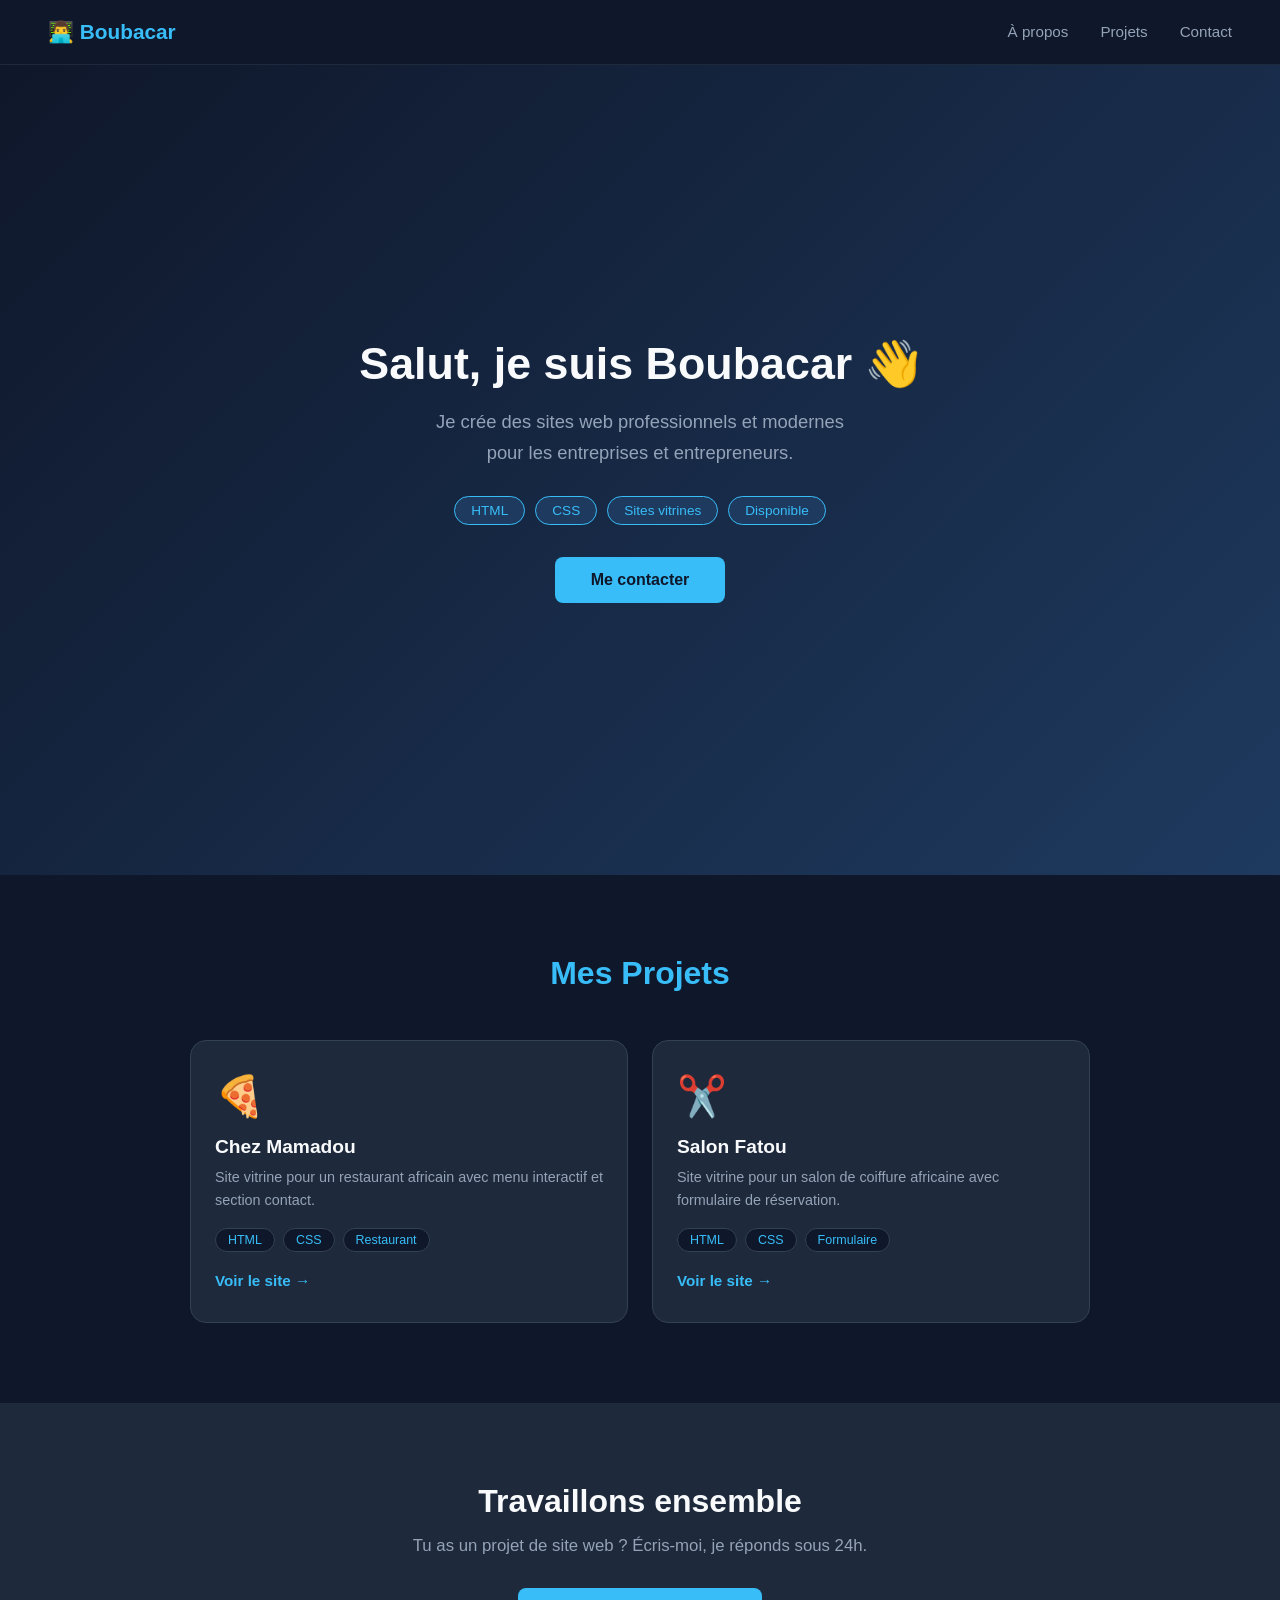
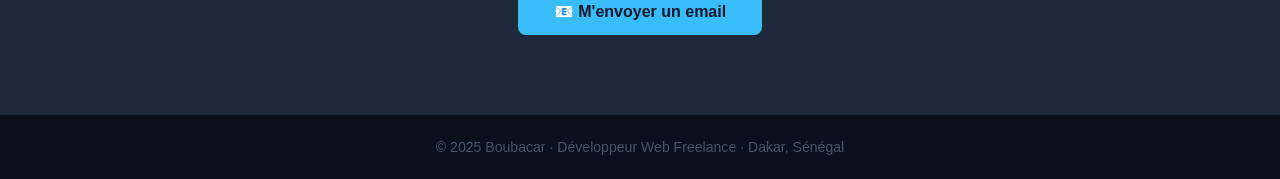
<file: index.html>
<!DOCTYPE html>
<html lang="fr">
<head>
  <meta charset="UTF-8">
  <meta name="viewport" content="width=device-width, initial-scale=1.0">
  <title>Boubacar - Développeur Web Freelance</title>
  <link rel="stylesheet" href="style.css">
</head>
<body>

  <!-- NAV -->
  <nav>
    <div class="logo">👨‍💻 Boubacar</div>
    <ul>
      <li><a href="#apropos">À propos</a></li>
      <li><a href="#projets">Projets</a></li>
      <li><a href="#contact">Contact</a></li>
    </ul>
  </nav>

  <!-- HERO -->
  <section class="hero" id="apropos">
    <div class="hero-content">
      <h1>Salut, je suis Boubacar 👋</h1>
      <p>Je crée des sites web professionnels et modernes<br>pour les entreprises et entrepreneurs.</p>
      <div class="badges">
        <span class="badge">HTML</span>
        <span class="badge">CSS</span>
        <span class="badge">Sites vitrines</span>
        <span class="badge">Disponible</span>
      </div>
      <a href="#contact" class="bouton">Me contacter</a>
    </div>
  </section>

  <!-- PROJETS -->
  <section class="projets" id="projets">
    <h2>Mes Projets</h2>
    <div class="grille">

      <div class="carte-projet">
        <div class="emoji">🍕</div>
        <h3>Chez Mamadou</h3>
        <p>Site vitrine pour un restaurant africain avec menu interactif et section contact.</p>
        <div class="tags">
          <span class="tag">HTML</span>
          <span class="tag">CSS</span>
          <span class="tag">Restaurant</span>
        </div>
        <a href="https://boubacar-collab.github.io/site-de-restaurant/" 
           target="_blank" class="lien">Voir le site →</a>
      </div>

      <div class="carte-projet">
        <div class="emoji">✂️</div>
        <h3>Salon Fatou</h3>
        <p>Site vitrine pour un salon de coiffure africaine avec formulaire de réservation.</p>
        <div class="tags">
          <span class="tag">HTML</span>
          <span class="tag">CSS</span>
          <span class="tag">Formulaire</span>
        </div>
        <a href="https://boubacar-collab.github.io/site-coiffure/" 
          target="_blank" class="lien">Voir le site →</a>
      </div>

    </div>
  </section>

  <!-- CONTACT -->
  <section class="contact" id="contact">
    <h2>Travaillons ensemble</h2>
    <p>Tu as un projet de site web ? Écris-moi, je réponds sous 24h.</p>
    <a href="mailto:tonemail@gmail.com" class="bouton">📧 M'envoyer un email</a>
  </section>

  <!-- FOOTER -->
  <footer>
    <p>© 2025 Boubacar · Développeur Web Freelance · Dakar, Sénégal</p>
  </footer>

</body>
</html>
</file>
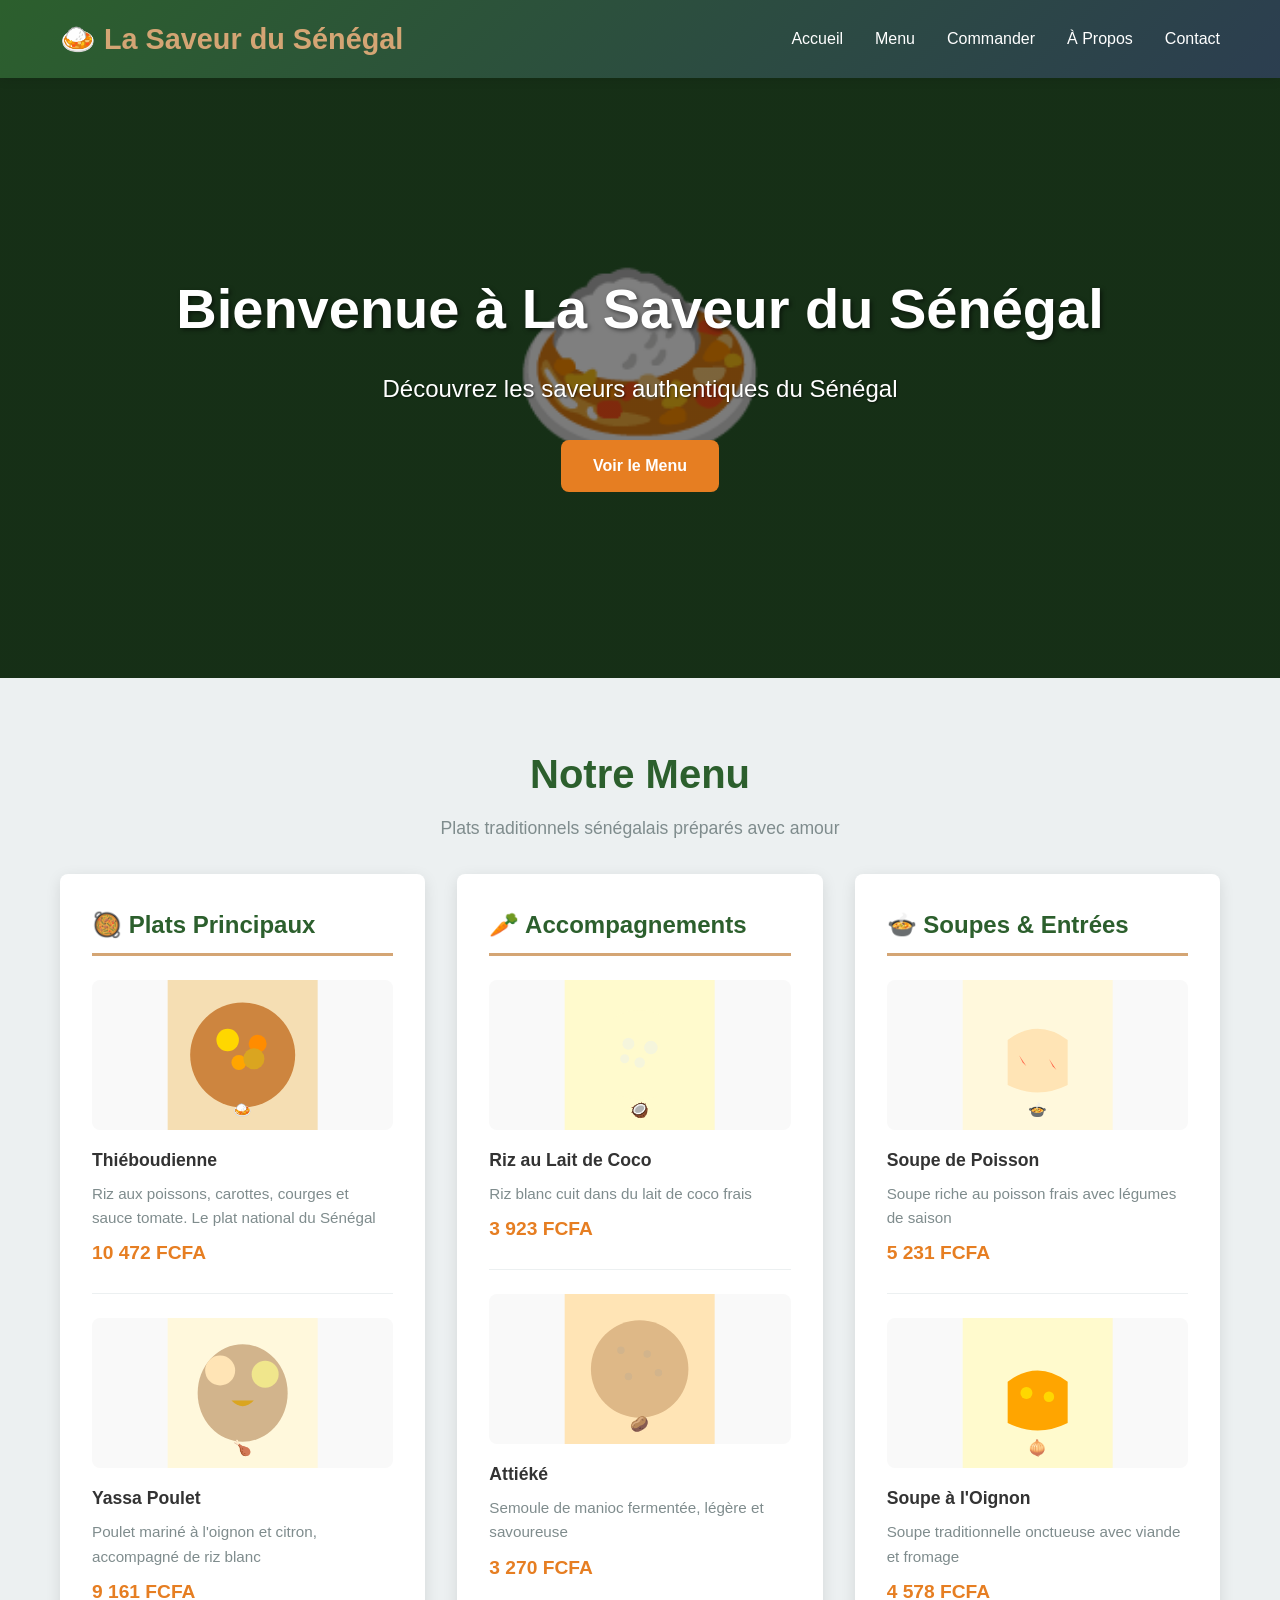
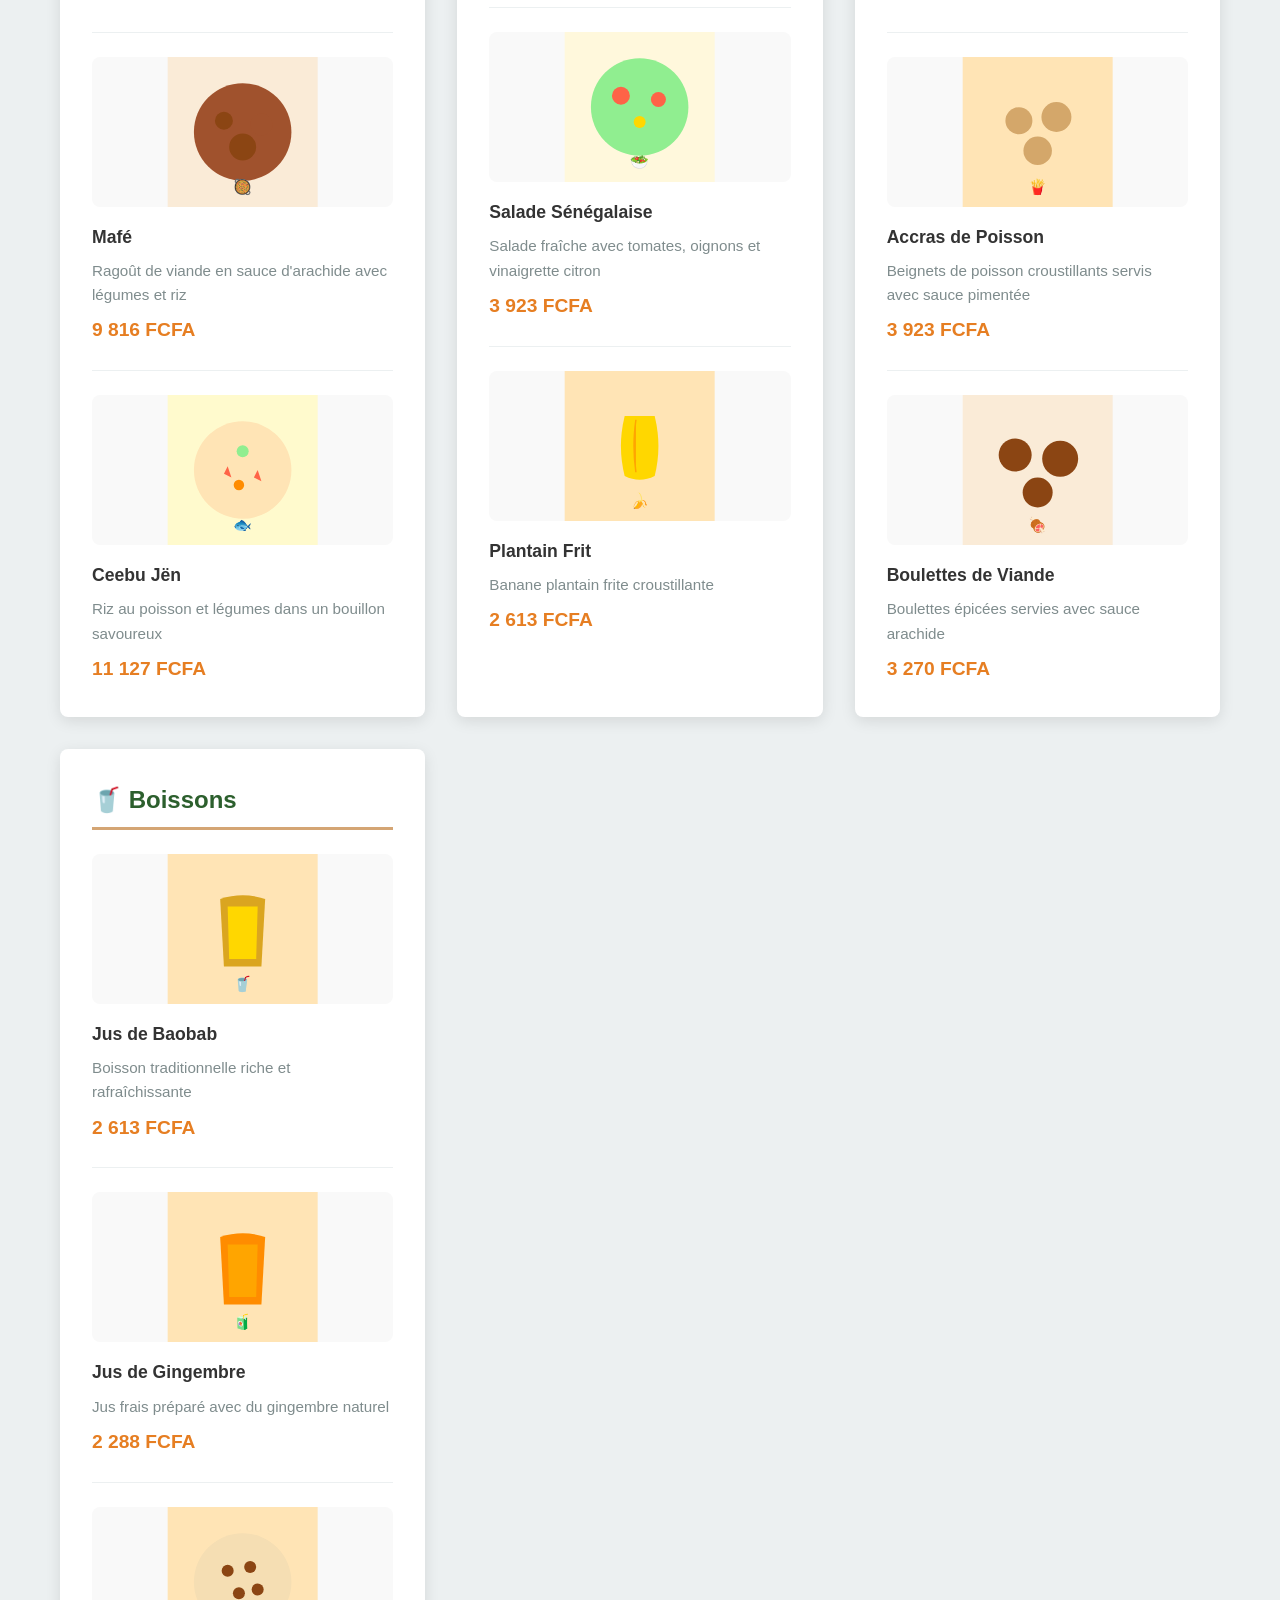
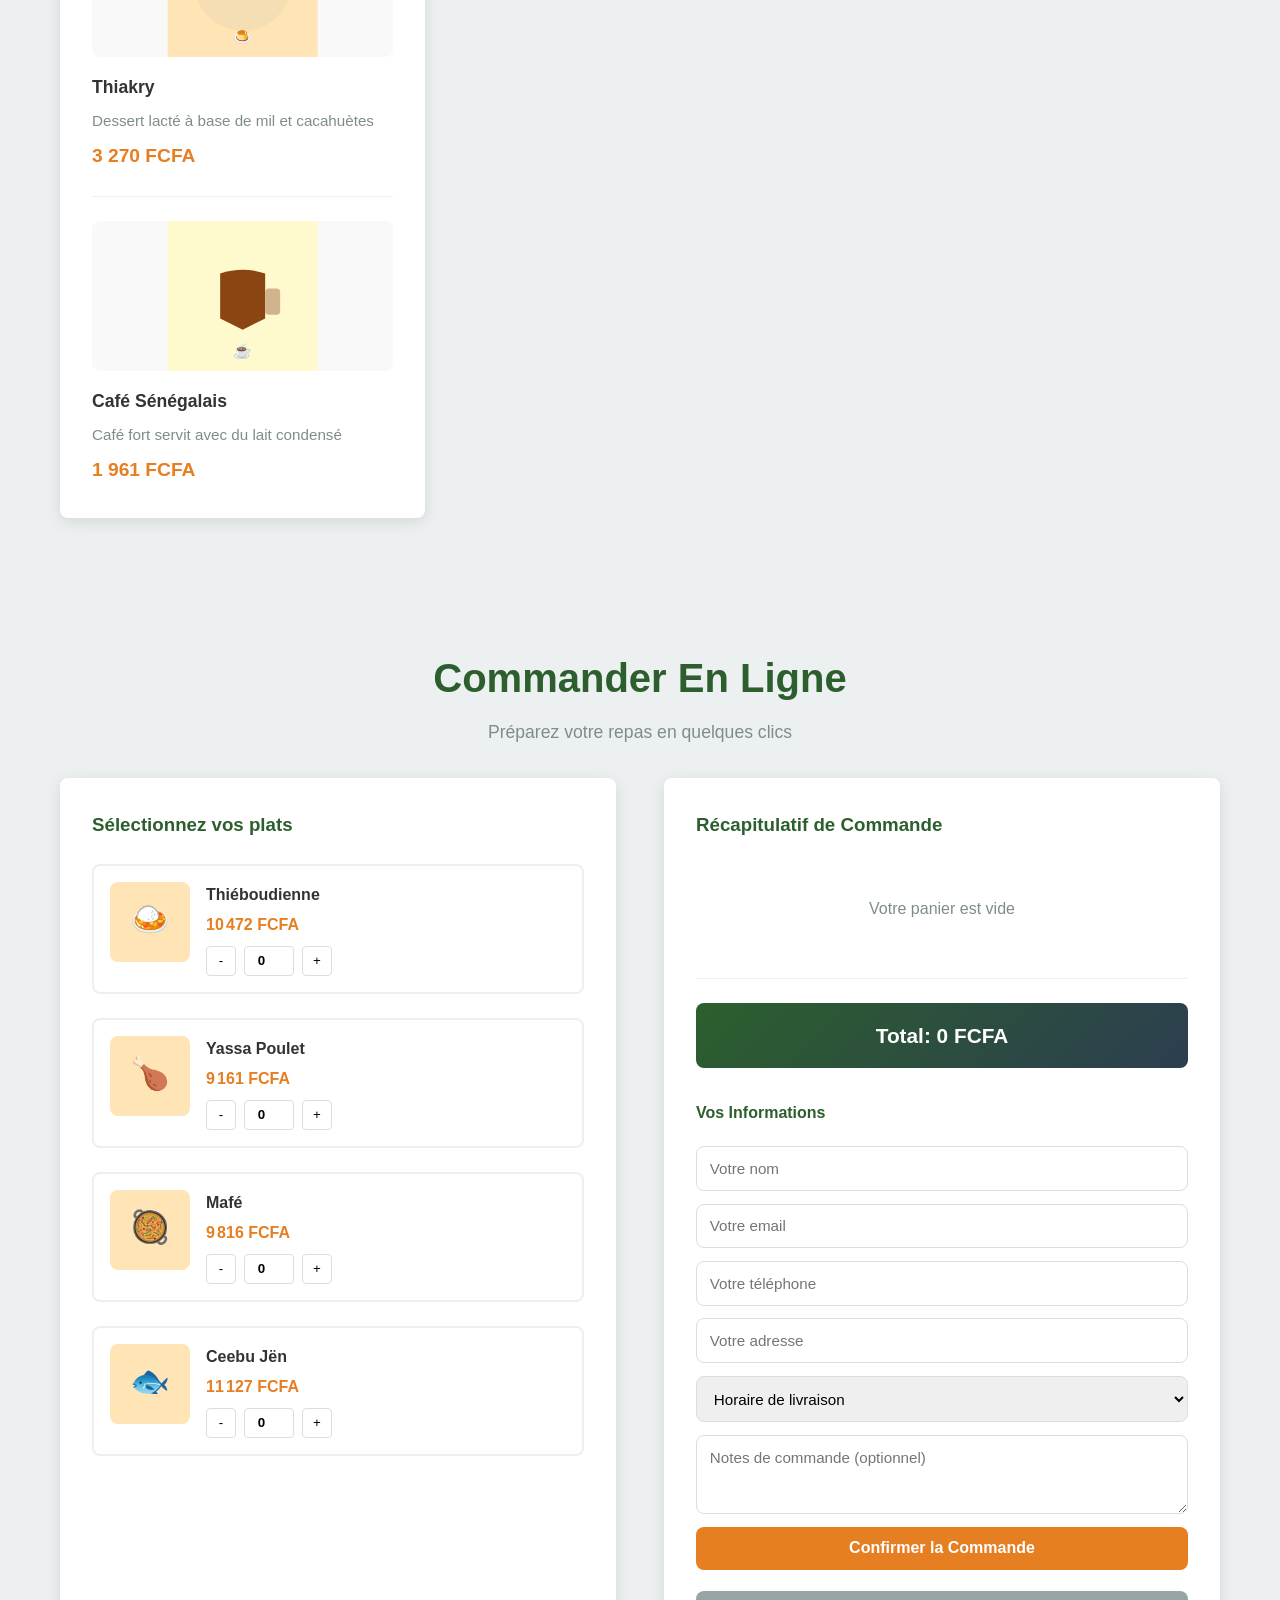
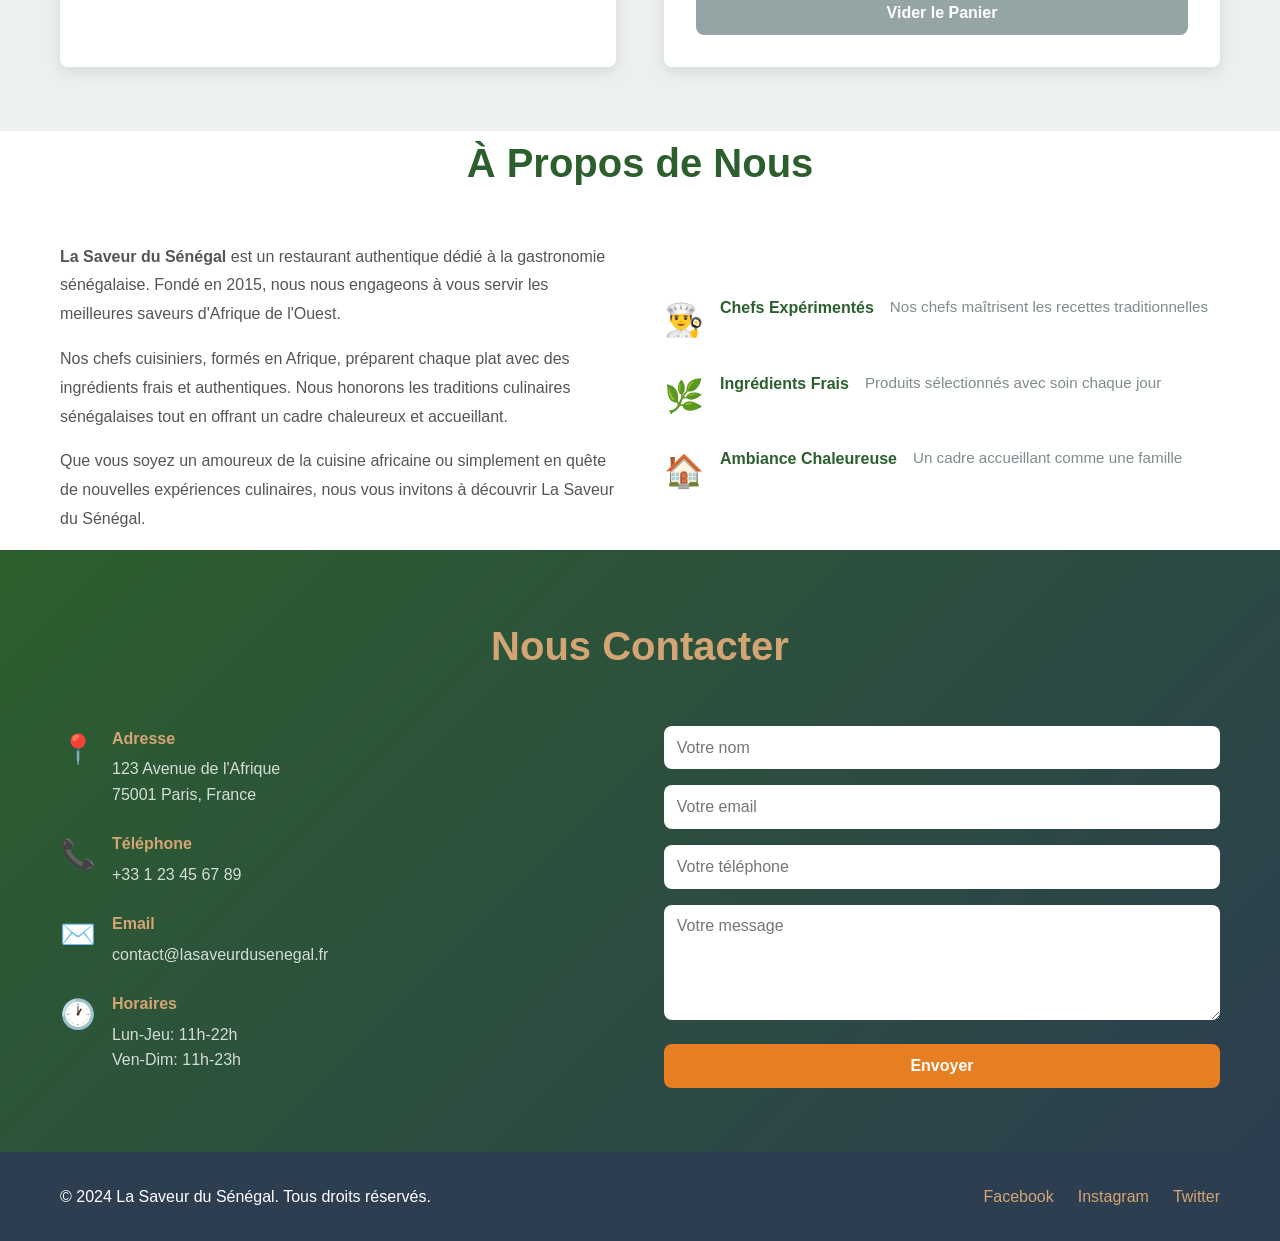
<file: site-restaurant/index.html>
<!DOCTYPE html>
<html lang="fr">
<head>
    <meta charset="UTF-8">
    <meta name="viewport" content="width=device-width, initial-scale=1.0">
    <title>La Saveur du Sénégal - Restaurant Sénégalais</title>
    <link rel="stylesheet" href="styles.css">
</head>
<body>
    <!-- Navigation -->
    <nav class="navbar">
        <div class="container">
            <div class="logo">🍛 La Saveur du Sénégal</div>
            <ul class="nav-links">
                <li><a href="#accueil">Accueil</a></li>
                <li><a href="#menu">Menu</a></li>
                <li><a href="#commande">Commander</a></li>
                <li><a href="#about">À Propos</a></li>
                <li><a href="#contact">Contact</a></li>
            </ul>
        </div>
    </nav>

    <!-- Hero Section -->
    <section id="accueil" class="hero">
        <div class="hero-content">
            <h1>Bienvenue à La Saveur du Sénégal</h1>
            <p>Découvrez les saveurs authentiques du Sénégal</p>
            <a href="#menu" class="btn btn-primary">Voir le Menu</a>
        </div>
    </section>

    <!-- Menu Section -->
    <section id="menu" class="menu">
        <div class="container">
            <h2>Notre Menu</h2>
            <p class="section-subtitle">Plats traditionnels sénégalais préparés avec amour</p>
            
            <div class="menu-grid">
                <!-- Plats Principaux -->
                <div class="menu-category">
                    <h3>🥘 Plats Principaux</h3>
                    
                    <div class="dish" data-dish-id="thieboudienne" data-price="10472">
                        <div class="dish-image">
                            <svg viewBox="0 0 200 200" xmlns="http://www.w3.org/2000/svg">
                                <rect fill="#F5DEB3" width="200" height="200"/>
                                <circle cx="100" cy="100" r="70" fill="#CD853F"/>
                                <circle cx="80" cy="80" r="15" fill="#FFD700"/>
                                <circle cx="120" cy="85" r="12" fill="#FF8C00"/>
                                <circle cx="95" cy="110" r="10" fill="#FFA500"/>
                                <circle cx="115" cy="105" r="14" fill="#DAA520"/>
                                <text x="100" y="180" font-size="20" text-anchor="middle" fill="#2C5F2D">🍛</text>
                            </svg>
                        </div>
                        <h4>Thiéboudienne</h4>
                        <p class="description">Riz aux poissons, carottes, courges et sauce tomate. Le plat national du Sénégal</p>
                        <span class="price">10 472 FCFA</span>
                    </div>
                    
                    <div class="dish" data-dish-id="yassa" data-price="9161">
                        <div class="dish-image">
                            <svg viewBox="0 0 200 200" xmlns="http://www.w3.org/2000/svg">
                                <rect fill="#FFF8DC" width="200" height="200"/>
                                <ellipse cx="100" cy="100" rx="60" ry="65" fill="#D2B48C"/>
                                <circle cx="70" cy="70" r="20" fill="#FFE4B5"/>
                                <circle cx="130" cy="75" r="18" fill="#F0E68C"/>
                                <path d="M 85 110 Q 100 125 115 110" fill="#DAA520"/>
                                <text x="100" y="180" font-size="20" text-anchor="middle" fill="#2C5F2D">🍗</text>
                            </svg>
                        </div>
                        <h4>Yassa Poulet</h4>
                        <p class="description">Poulet mariné à l'oignon et citron, accompagné de riz blanc</p>
                        <span class="price">9 161 FCFA</span>
                    </div>
                    
                    <div class="dish" data-dish-id="mafe" data-price="9816">
                        <div class="dish-image">
                            <svg viewBox="0 0 200 200" xmlns="http://www.w3.org/2000/svg">
                                <rect fill="#FAEBD7" width="200" height="200"/>
                                <circle cx="100" cy="100" r="65" fill="#A0522D"/>
                                <circle cx="75" cy="85" r="12" fill="#8B4513"/>
                                <circle cx="125" cy="90" r="15" fill="#A0522D"/>
                                <circle cx="100" cy="120" r="18" fill="#8B4513"/>
                                <text x="100" y="180" font-size="20" text-anchor="middle" fill="#2C5F2D">🥘</text>
                            </svg>
                        </div>
                        <h4>Mafé</h4>
                        <p class="description">Ragoût de viande en sauce d'arachide avec légumes et riz</p>
                        <span class="price">9 816 FCFA</span>
                    </div>
                    
                    <div class="dish" data-dish-id="ceebu-jen" data-price="11127">
                        <div class="dish-image">
                            <svg viewBox="0 0 200 200" xmlns="http://www.w3.org/2000/svg">
                                <rect fill="#FFFACD" width="200" height="200"/>
                                <circle cx="100" cy="100" r="65" fill="#FFE4B5"/>
                                <path d="M 80 95 L 85 110 L 75 105 Z" fill="#FF6347"/>
                                <path d="M 120 100 L 125 115 L 115 110 Z" fill="#FF6347"/>
                                <circle cx="100" cy="75" r="8" fill="#90EE90"/>
                                <circle cx="95" cy="120" r="7" fill="#FF8C00"/>
                                <text x="100" y="180" font-size="20" text-anchor="middle" fill="#2C5F2D">🐟</text>
                            </svg>
                        </div>
                        <h4>Ceebu Jën</h4>
                        <p class="description">Riz au poisson et légumes dans un bouillon savoureux</p>
                        <span class="price">11 127 FCFA</span>
                    </div>
                </div>

                <!-- Accompagnements -->
                <div class="menu-category">
                    <h3>🥕 Accompagnements</h3>
                    
                    <div class="dish" data-dish-id="riz-coco" data-price="3923">
                        <div class="dish-image">
                            <svg viewBox="0 0 200 200" xmlns="http://www.w3.org/2000/svg">
                                <rect fill="#FFFACD" width="200" height="200"/>
                                <circle cx="100" cy="100" r="60" fill="#FFFACD"/>
                                <circle cx="85" cy="85" r="8" fill="#F5F5DC"/>
                                <circle cx="115" cy="90" r="9" fill="#F5F5DC"/>
                                <circle cx="100" cy="110" r="7" fill="#F5F5DC"/>
                                <circle cx="80" cy="105" r="6" fill="#F5F5DC"/>
                                <text x="100" y="180" font-size="20" text-anchor="middle" fill="#2C5F2D">🥥</text>
                            </svg>
                        </div>
                        <h4>Riz au Lait de Coco</h4>
                        <p class="description">Riz blanc cuit dans du lait de coco frais</p>
                        <span class="price">3 923 FCFA</span>
                    </div>
                    
                    <div class="dish" data-dish-id="attieke" data-price="3270">
                        <div class="dish-image">
                            <svg viewBox="0 0 200 200" xmlns="http://www.w3.org/2000/svg">
                                <rect fill="#FFE4B5" width="200" height="200"/>
                                <circle cx="100" cy="100" r="65" fill="#DEB887"/>
                                <circle cx="75" cy="75" r="5" fill="#D2B48C"/>
                                <circle cx="110" cy="80" r="5" fill="#D2B48C"/>
                                <circle cx="85" cy="110" r="5" fill="#D2B48C"/>
                                <circle cx="125" cy="105" r="5" fill="#D2B48C"/>
                                <text x="100" y="180" font-size="20" text-anchor="middle" fill="#2C5F2D">🥔</text>
                            </svg>
                        </div>
                        <h4>Attiéké</h4>
                        <p class="description">Semoule de manioc fermentée, légère et savoureuse</p>
                        <span class="price">3 270 FCFA</span>
                    </div>
                    
                    <div class="dish" data-dish-id="salade" data-price="3923">
                        <div class="dish-image">
                            <svg viewBox="0 0 200 200" xmlns="http://www.w3.org/2000/svg">
                                <rect fill="#FFF8DC" width="200" height="200"/>
                                <circle cx="100" cy="100" r="65" fill="#90EE90"/>
                                <circle cx="75" cy="85" r="12" fill="#FF6347"/>
                                <circle cx="125" cy="90" r="10" fill="#FF6347"/>
                                <circle cx="100" cy="120" r="8" fill="#FFD700"/>
                                <text x="100" y="180" font-size="20" text-anchor="middle" fill="#2C5F2D">🥗</text>
                            </svg>
                        </div>
                        <h4>Salade Sénégalaise</h4>
                        <p class="description">Salade fraîche avec tomates, oignons et vinaigrette citron</p>
                        <span class="price">3 923 FCFA</span>
                    </div>
                    
                    <div class="dish" data-dish-id="plantain" data-price="2613">
                        <div class="dish-image">
                            <svg viewBox="0 0 200 200" xmlns="http://www.w3.org/2000/svg">
                                <rect fill="#FFE4B5" width="200" height="200"/>
                                <path d="M 80 60 Q 70 100 80 140 Q 100 150 120 140 Q 130 100 120 60" fill="#FFD700"/>
                                <path d="M 95 65 Q 90 100 95 135" fill="#FFA500" stroke-width="2" stroke="#FFA500"/>
                                <text x="100" y="180" font-size="20" text-anchor="middle" fill="#2C5F2D">🍌</text>
                            </svg>
                        </div>
                        <h4>Plantain Frit</h4>
                        <p class="description">Banane plantain frite croustillante</p>
                        <span class="price">2 613 FCFA</span>
                    </div>
                </div>

                <!-- Soupe & Entrées -->
                <div class="menu-category">
                    <h3>🍲 Soupes & Entrées</h3>
                    
                    <div class="dish" data-dish-id="soupe-poisson" data-price="5231">
                        <div class="dish-image">
                            <svg viewBox="0 0 200 200" xmlns="http://www.w3.org/2000/svg">
                                <rect fill="#FFF8DC" width="200" height="200"/>
                                <path d="M 60 80 Q 100 50 140 80 L 140 140 Q 100 160 60 140 Z" fill="#FFE4B5"/>
                                <path d="M 75 100 L 85 115 L 80 110" fill="#FF6347"/>
                                <path d="M 115 105 L 125 120 L 120 115" fill="#FF6347"/>
                                <text x="100" y="180" font-size="20" text-anchor="middle" fill="#2C5F2D">🍲</text>
                            </svg>
                        </div>
                        <h4>Soupe de Poisson</h4>
                        <p class="description">Soupe riche au poisson frais avec légumes de saison</p>
                        <span class="price">5 231 FCFA</span>
                    </div>
                    
                    <div class="dish" data-dish-id="soupe-oignon" data-price="4578">
                        <div class="dish-image">
                            <svg viewBox="0 0 200 200" xmlns="http://www.w3.org/2000/svg">
                                <rect fill="#FFFACD" width="200" height="200"/>
                                <path d="M 60 85 Q 100 55 140 85 L 140 140 Q 100 160 60 140 Z" fill="#FFA500"/>
                                <circle cx="85" cy="100" r="8" fill="#FFD700"/>
                                <circle cx="115" cy="105" r="7" fill="#FFD700"/>
                                <text x="100" y="180" font-size="20" text-anchor="middle" fill="#2C5F2D">🧅</text>
                            </svg>
                        </div>
                        <h4>Soupe à l'Oignon</h4>
                        <p class="description">Soupe traditionnelle onctueuse avec viande et fromage</p>
                        <span class="price">4 578 FCFA</span>
                    </div>
                    
                    <div class="dish" data-dish-id="accras" data-price="3923">
                        <div class="dish-image">
                            <svg viewBox="0 0 200 200" xmlns="http://www.w3.org/2000/svg">
                                <rect fill="#FFE4B5" width="200" height="200"/>
                                <circle cx="75" cy="85" r="18" fill="#D4A76A"/>
                                <circle cx="125" cy="80" r="20" fill="#D4A76A"/>
                                <circle cx="100" cy="125" r="19" fill="#D4A76A"/>
                                <text x="100" y="180" font-size="20" text-anchor="middle" fill="#2C5F2D">🍟</text>
                            </svg>
                        </div>
                        <h4>Accras de Poisson</h4>
                        <p class="description">Beignets de poisson croustillants servis avec sauce pimentée</p>
                        <span class="price">3 923 FCFA</span>
                    </div>
                    
                    <div class="dish" data-dish-id="boulettes" data-price="3270">
                        <div class="dish-image">
                            <svg viewBox="0 0 200 200" xmlns="http://www.w3.org/2000/svg">
                                <rect fill="#FAEBD7" width="200" height="200"/>
                                <circle cx="70" cy="80" r="22" fill="#8B4513"/>
                                <circle cx="130" cy="85" r="24" fill="#8B4513"/>
                                <circle cx="100" cy="130" r="20" fill="#8B4513"/>
                                <text x="100" y="180" font-size="20" text-anchor="middle" fill="#2C5F2D">🍖</text>
                            </svg>
                        </div>
                        <h4>Boulettes de Viande</h4>
                        <p class="description">Boulettes épicées servies avec sauce arachide</p>
                        <span class="price">3 270 FCFA</span>
                    </div>
                </div>

                <!-- Boissons -->
                <div class="menu-category">
                    <h3>🥤 Boissons</h3>
                    
                    <div class="dish" data-dish-id="jus-baobab" data-price="2613">
                        <div class="dish-image">
                            <svg viewBox="0 0 200 200" xmlns="http://www.w3.org/2000/svg">
                                <rect fill="#FFE4B5" width="200" height="200"/>
                                <path d="M 70 60 L 75 150 L 125 150 L 130 60 Q 100 50 70 60" fill="#DAA520"/>
                                <path d="M 80 70 L 82 140 L 118 140 L 120 70" fill="#FFD700"/>
                                <text x="100" y="180" font-size="20" text-anchor="middle" fill="#2C5F2D">🥤</text>
                            </svg>
                        </div>
                        <h4>Jus de Baobab</h4>
                        <p class="description">Boisson traditionnelle riche et rafraîchissante</p>
                        <span class="price">2 613 FCFA</span>
                    </div>
                    
                    <div class="dish" data-dish-id="jus-gingembre" data-price="2288">
                        <div class="dish-image">
                            <svg viewBox="0 0 200 200" xmlns="http://www.w3.org/2000/svg">
                                <rect fill="#FFE4B5" width="200" height="200"/>
                                <path d="M 70 60 L 75 150 L 125 150 L 130 60 Q 100 50 70 60" fill="#FF8C00"/>
                                <path d="M 80 70 L 82 140 L 118 140 L 120 70" fill="#FFA500"/>
                                <text x="100" y="180" font-size="20" text-anchor="middle" fill="#2C5F2D">🧃</text>
                            </svg>
                        </div>
                        <h4>Jus de Gingembre</h4>
                        <p class="description">Jus frais préparé avec du gingembre naturel</p>
                        <span class="price">2 288 FCFA</span>
                    </div>
                    
                    <div class="dish" data-dish-id="thiakry" data-price="3270">
                        <div class="dish-image">
                            <svg viewBox="0 0 200 200" xmlns="http://www.w3.org/2000/svg">
                                <rect fill="#FFE4B5" width="200" height="200"/>
                                <circle cx="100" cy="100" r="65" fill="#F5DEB3"/>
                                <circle cx="80" cy="85" r="8" fill="#8B4513"/>
                                <circle cx="110" cy="80" r="8" fill="#8B4513"/>
                                <circle cx="95" cy="115" r="8" fill="#8B4513"/>
                                <circle cx="120" cy="110" r="8" fill="#8B4513"/>
                                <text x="100" y="180" font-size="20" text-anchor="middle" fill="#2C5F2D">🍮</text>
                            </svg>
                        </div>
                        <h4>Thiakry</h4>
                        <p class="description">Dessert lacté à base de mil et cacahuètes</p>
                        <span class="price">3 270 FCFA</span>
                    </div>
                    
                    <div class="dish" data-dish-id="cafe" data-price="1961">
                        <div class="dish-image">
                            <svg viewBox="0 0 200 200" xmlns="http://www.w3.org/2000/svg">
                                <rect fill="#FFFACD" width="200" height="200"/>
                                <path d="M 70 70 L 70 130 L 100 145 L 130 130 L 130 70 Q 100 60 70 70" fill="#8B4513"/>
                                <rect x="130" y="90" width="20" height="35" rx="5" fill="#D2B48C"/>
                                <text x="100" y="180" font-size="20" text-anchor="middle" fill="#2C5F2D">☕</text>
                            </svg>
                        </div>
                        <h4>Café Sénégalais</h4>
                        <p class="description">Café fort servit avec du lait condensé</p>
                        <span class="price">1 961 FCFA</span>
                    </div>
                </div>
            </div>
        </div>
    </section>

    <!-- Order Section -->
    <section id="commande" class="order">
        <div class="container">
            <h2>Commander En Ligne</h2>
            <p class="section-subtitle">Préparez votre repas en quelques clics</p>

            <div class="order-content">
                <div class="order-menu">
                    <h3>Sélectionnez vos plats</h3>
                    <div class="order-items" id="orderItems">
                        <!-- Les plats apparaîtront ici -->
                    </div>
                </div>

                <div class="order-summary">
                    <h3>Récapitulatif de Commande</h3>
                    <div class="summary-items" id="summaryItems">
                        <p class="empty-cart">Votre panier est vide</p>
                    </div>
                    <div class="summary-total">
                        <h4>Total: <span id="totalPrice">0</span> FCFA</h4>
                    </div>
                    <form class="order-form" id="orderForm">
                        <h4>Vos Informations</h4>
                        <input type="text" name="name" placeholder="Votre nom" required>
                        <input type="email" name="email" placeholder="Votre email" required>
                        <input type="tel" name="phone" placeholder="Votre téléphone" required>
                        <input type="text" name="address" placeholder="Votre adresse" required>
                        <select name="delivery-time" required>
                            <option value="">Horaire de livraison</option>
                            <option value="11h-12h">11h - 12h</option>
                            <option value="12h-13h">12h - 13h</option>
                            <option value="13h-14h">13h - 14h</option>
                            <option value="18h-19h">18h - 19h</option>
                            <option value="19h-20h">19h - 20h</option>
                            <option value="20h-21h">20h - 21h</option>
                        </select>
                        <textarea name="notes" placeholder="Notes de commande (optionnel)" rows="3"></textarea>
                        <button type="submit" class="btn btn-primary">Confirmer la Commande</button>
                        <button type="button" class="btn btn-secondary" id="clearCart">Vider le Panier</button>
                    </form>
                </div>
            </div>
        </div>
    </section>

    <!-- About Section -->
    <section id="about" class="about">
        <div class="container">
            <h2>À Propos de Nous</h2>
            <div class="about-content">
                <div class="about-text">
                    <p>
                        <strong>La Saveur du Sénégal</strong> est un restaurant authentique dédié à la gastronomie sénégalaise. 
                        Fondé en 2015, nous nous engageons à vous servir les meilleures saveurs d'Afrique de l'Ouest.
                    </p>
                    <p>
                        Nos chefs cuisiniers, formés en Afrique, préparent chaque plat avec des ingrédients frais et authentiques. 
                        Nous honorons les traditions culinaires sénégalaises tout en offrant un cadre chaleureux et accueillant.
                    </p>
                    <p>
                        Que vous soyez un amoureux de la cuisine africaine ou simplement en quête de nouvelles expériences culinaires, 
                        nous vous invitons à découvrir La Saveur du Sénégal.
                    </p>
                </div>
                <div class="about-features">
                    <div class="feature">
                        <span class="feature-icon">👨‍🍳</span>
                        <h4>Chefs Expérimentés</h4>
                        <p>Nos chefs maîtrisent les recettes traditionnelles</p>
                    </div>
                    <div class="feature">
                        <span class="feature-icon">🌿</span>
                        <h4>Ingrédients Frais</h4>
                        <p>Produits sélectionnés avec soin chaque jour</p>
                    </div>
                    <div class="feature">
                        <span class="feature-icon">🏠</span>
                        <h4>Ambiance Chaleureuse</h4>
                        <p>Un cadre accueillant comme une famille</p>
                    </div>
                </div>
            </div>
        </div>
    </section>

    <!-- Contact Section -->
    <section id="contact" class="contact">
        <div class="container">
            <h2>Nous Contacter</h2>
            <div class="contact-content">
                <div class="contact-info">
                    <div class="info-item">
                        <span class="info-icon">📍</span>
                        <div>
                            <h4>Adresse</h4>
                            <p>123 Avenue de l'Afrique<br>75001 Paris, France</p>
                        </div>
                    </div>
                    <div class="info-item">
                        <span class="info-icon">📞</span>
                        <div>
                            <h4>Téléphone</h4>
                            <p>+33 1 23 45 67 89</p>
                        </div>
                    </div>
                    <div class="info-item">
                        <span class="info-icon">✉️</span>
                        <div>
                            <h4>Email</h4>
                            <p>contact@lasaveurdusenegal.fr</p>
                        </div>
                    </div>
                    <div class="info-item">
                        <span class="info-icon">🕐</span>
                        <div>
                            <h4>Horaires</h4>
                            <p>Lun-Jeu: 11h-22h<br>Ven-Dim: 11h-23h</p>
                        </div>
                    </div>
                </div>

                <form class="contact-form">
                    <input type="text" placeholder="Votre nom" required>
                    <input type="email" placeholder="Votre email" required>
                    <input type="tel" placeholder="Votre téléphone">
                    <textarea placeholder="Votre message" rows="5" required></textarea>
                    <button type="submit" class="btn btn-primary">Envoyer</button>
                </form>
            </div>
        </div>
    </section>

    <!-- Footer -->
    <footer class="footer">
        <div class="container">
            <p>&copy; 2024 La Saveur du Sénégal. Tous droits réservés.</p>
            <div class="social-links">
                <a href="#" class="social-icon">Facebook</a>
                <a href="#" class="social-icon">Instagram</a>
                <a href="#" class="social-icon">Twitter</a>
            </div>
        </div>
    </footer>

    <script src="script.js"></script>
</body>
</html>
</file>
<file: style.css>
* {
  margin: 0;
  padding: 0;
  box-sizing: border-box;
}

body {
  font-family: 'Segoe UI', sans-serif;
  background-color: #0f172a;
  color: #f8fafc;
}

/* NAV */
nav {
  display: flex;
  justify-content: space-between;
  align-items: center;
  padding: 20px 48px;
  background-color: #0f172a;
  border-bottom: 1px solid #1e293b;
  position: sticky;
  top: 0;
  z-index: 100;
}

.logo {
  font-size: 1.3rem;
  font-weight: bold;
  color: #38bdf8;
}

nav ul {
  list-style: none;
  display: flex;
  gap: 32px;
}

nav ul a {
  color: #94a3b8;
  text-decoration: none;
  font-size: 0.95rem;
  transition: color 0.2s;
}

nav ul a:hover {
  color: #38bdf8;
}

/* HERO */
.hero {
  min-height: 90vh;
  display: flex;
  align-items: center;
  justify-content: center;
  text-align: center;
  padding: 48px;
  background: linear-gradient(135deg, #0f172a 0%, #1e3a5f 100%);
}

.hero-content h1 {
  font-size: 2.8rem;
  margin-bottom: 16px;
  color: #f8fafc;
}

.hero-content p {
  font-size: 1.15rem;
  color: #94a3b8;
  margin-bottom: 28px;
  line-height: 1.7;
}

.badges {
  display: flex;
  flex-wrap: wrap;
  gap: 10px;
  justify-content: center;
  margin-bottom: 32px;
}

.badge {
  background-color: #1e3a5f;
  color: #38bdf8;
  padding: 6px 16px;
  border-radius: 999px;
  font-size: 0.85rem;
  border: 1px solid #38bdf8;
}

.bouton {
  display: inline-block;
  background-color: #38bdf8;
  color: #0f172a;
  padding: 14px 36px;
  border-radius: 8px;
  font-weight: bold;
  text-decoration: none;
  font-size: 1rem;
  transition: background-color 0.2s;
}

.bouton:hover {
  background-color: #0ea5e9;
}

/* PROJETS */
.projets {
  padding: 80px 48px;
  text-align: center;
  background-color: #0f172a;
}

.projets h2 {
  font-size: 2rem;
  margin-bottom: 48px;
  color: #38bdf8;
}

.grille {
  display: grid;
  grid-template-columns: repeat(auto-fit, minmax(280px, 1fr));
  gap: 24px;
  max-width: 900px;
  margin: 0 auto;
}

.carte-projet {
  background-color: #1e293b;
  border-radius: 16px;
  padding: 32px 24px;
  border: 1px solid #334155;
  text-align: left;
  transition: transform 0.2s, border-color 0.2s;
}

.carte-projet:hover {
  transform: translateY(-4px);
  border-color: #38bdf8;
}

.carte-projet .emoji {
  font-size: 2.5rem;
  margin-bottom: 16px;
}

.carte-projet h3 {
  font-size: 1.2rem;
  margin-bottom: 8px;
  color: #f8fafc;
}

.carte-projet p {
  font-size: 0.9rem;
  color: #94a3b8;
  line-height: 1.6;
  margin-bottom: 16px;
}

.tags {
  display: flex;
  flex-wrap: wrap;
  gap: 8px;
  margin-bottom: 20px;
}

.tag {
  background-color: #0f172a;
  color: #38bdf8;
  padding: 4px 12px;
  border-radius: 999px;
  font-size: 0.78rem;
  border: 1px solid #334155;
}

.lien {
  color: #38bdf8;
  text-decoration: none;
  font-weight: bold;
  font-size: 0.95rem;
  transition: color 0.2s;
}

.lien:hover {
  color: #0ea5e9;
}

/* CONTACT */
.contact {
  padding: 80px 48px;
  text-align: center;
  background-color: #1e293b;
}

.contact h2 {
  font-size: 2rem;
  margin-bottom: 16px;
  color: #f8fafc;
}

.contact p {
  color: #94a3b8;
  margin-bottom: 32px;
  font-size: 1.05rem;
}

/* FOOTER */
footer {
  text-align: center;
  padding: 24px;
  background-color: #0a0f1e;
  color: #475569;
  font-size: 0.88rem;
}
</file>
<file: site-restaurant/styles.css>
/* Reset et Variables */
* {
    margin: 0;
    padding: 0;
    box-sizing: border-box;
}

:root {
    --primary-color: #D4A574;
    --secondary-color: #2C5F2D;
    --accent-color: #E67E22;
    --dark-color: #2C3E50;
    --light-color: #ECF0F1;
    --text-color: #333;
    --border-radius: 8px;
    --transition: all 0.3s ease;
}

html {
    scroll-behavior: smooth;
}

body {
    font-family: 'Segoe UI', Tahoma, Geneva, Verdana, sans-serif;
    color: var(--text-color);
    line-height: 1.6;
}

.container {
    max-width: 1200px;
    margin: 0 auto;
    padding: 0 20px;
}

/* Navigation */
.navbar {
    background: linear-gradient(135deg, var(--secondary-color), var(--dark-color));
    color: white;
    padding: 1rem 0;
    position: sticky;
    top: 0;
    z-index: 100;
    box-shadow: 0 2px 10px rgba(0, 0, 0, 0.1);
}

.navbar .container {
    display: flex;
    justify-content: space-between;
    align-items: center;
}

.logo {
    font-size: 1.8rem;
    font-weight: bold;
    color: var(--primary-color);
    text-decoration: none;
}

.nav-links {
    display: flex;
    list-style: none;
    gap: 2rem;
}

.nav-links a {
    color: white;
    text-decoration: none;
    font-weight: 500;
    transition: var(--transition);
}

.nav-links a:hover {
    color: var(--primary-color);
    transform: translateY(-2px);
}

/* Hero Section */
.hero {
    background: linear-gradient(rgba(0, 0, 0, 0.5), rgba(0, 0, 0, 0.5)),
                url('data:image/svg+xml,<svg xmlns="http://www.w3.org/2000/svg" viewBox="0 0 1200 600"><rect fill="%232C5F2D" width="1200" height="600"/><text x="50%" y="50%" font-size="200" fill="%23D4A574" text-anchor="middle" dominant-baseline="middle" font-family="Arial">🍛</text></svg>');
    background-size: cover;
    background-position: center;
    height: 600px;
    display: flex;
    align-items: center;
    justify-content: center;
    text-align: center;
    color: white;
}

.hero-content h1 {
    font-size: 3.5rem;
    margin-bottom: 1rem;
    text-shadow: 2px 2px 4px rgba(0, 0, 0, 0.5);
}

.hero-content p {
    font-size: 1.5rem;
    margin-bottom: 2rem;
    text-shadow: 1px 1px 2px rgba(0, 0, 0, 0.5);
}

/* Buttons */
.btn {
    display: inline-block;
    padding: 0.8rem 2rem;
    border: none;
    border-radius: var(--border-radius);
    font-size: 1rem;
    cursor: pointer;
    text-decoration: none;
    transition: var(--transition);
    font-weight: 600;
}

.btn-primary {
    background-color: var(--accent-color);
    color: white;
}

.btn-primary:hover {
    background-color: #D35400;
    transform: translateY(-3px);
    box-shadow: 0 5px 15px rgba(230, 126, 34, 0.3);
}

/* Menu Section */
.menu {
    padding: 4rem 0;
    background-color: var(--light-color);
}

.menu h2 {
    text-align: center;
    font-size: 2.5rem;
    color: var(--secondary-color);
    margin-bottom: 0.5rem;
}

.section-subtitle {
    text-align: center;
    color: #7f8c8d;
    margin-bottom: 2rem;
    font-size: 1.1rem;
}

.menu-grid {
    display: grid;
    grid-template-columns: repeat(auto-fit, minmax(280px, 1fr));
    gap: 2rem;
}

.menu-category {
    background: white;
    padding: 2rem;
    border-radius: var(--border-radius);
    box-shadow: 0 4px 15px rgba(0, 0, 0, 0.1);
}

.menu-category h3 {
    color: var(--secondary-color);
    margin-bottom: 1.5rem;
    font-size: 1.5rem;
    border-bottom: 3px solid var(--primary-color);
    padding-bottom: 0.5rem;
}

.dish {
    margin-bottom: 1.5rem;
    padding-bottom: 1.5rem;
    border-bottom: 1px solid #ecf0f1;
}

.dish:last-child {
    margin-bottom: 0;
    padding-bottom: 0;
    border-bottom: none;
}

.dish-image {
    width: 100%;
    height: 150px;
    margin-bottom: 1rem;
    border-radius: var(--border-radius);
    overflow: hidden;
    background: #f9f9f9;
    display: flex;
    align-items: center;
    justify-content: center;
}

.dish-image svg {
    width: 100%;
    height: 100%;
}

.dish h4 {
    color: var(--text-color);
    margin-bottom: 0.5rem;
    font-size: 1.1rem;
}

.dish .description {
    color: #7f8c8d;
    font-size: 0.95rem;
    margin-bottom: 0.5rem;
}

.dish .price {
    display: inline-block;
    color: var(--accent-color);
    font-weight: bold;
    font-size: 1.2rem;
}

/* Order Section */
.order {
    padding: 4rem 0;
    background-color: var(--light-color);
}

.order h2 {
    text-align: center;
    font-size: 2.5rem;
    color: var(--secondary-color);
    margin-bottom: 0.5rem;
}

.order-content {
    display: grid;
    grid-template-columns: 1fr 1fr;
    gap: 3rem;
    margin-top: 2rem;
}

.order-menu {
    background: white;
    padding: 2rem;
    border-radius: var(--border-radius);
    box-shadow: 0 4px 15px rgba(0, 0, 0, 0.1);
}

.order-menu h3 {
    color: var(--secondary-color);
    margin-bottom: 1.5rem;
}

.order-items {
    display: grid;
    gap: 1.5rem;
    max-height: 600px;
    overflow-y: auto;
}

.order-item {
    display: flex;
    gap: 1rem;
    padding: 1rem;
    border: 2px solid #ecf0f1;
    border-radius: var(--border-radius);
    transition: var(--transition);
}

.order-item:hover {
    border-color: var(--accent-color);
    box-shadow: 0 2px 8px rgba(230, 126, 34, 0.1);
}

.order-item-image {
    width: 80px;
    height: 80px;
    border-radius: var(--border-radius);
    flex-shrink: 0;
    overflow: hidden;
}

.order-item-image svg {
    width: 100%;
    height: 100%;
}

.order-item-details {
    flex-grow: 1;
}

.order-item-details h4 {
    margin: 0 0 0.3rem 0;
    font-size: 1rem;
    color: var(--text-color);
}

.order-item-details p {
    font-size: 0.85rem;
    color: #7f8c8d;
    margin: 0 0 0.5rem 0;
}

.order-item-price {
    color: var(--accent-color);
    font-weight: bold;
    margin-bottom: 0.5rem;
}

.item-quantity {
    display: flex;
    gap: 0.5rem;
    align-items: center;
}

.item-quantity button {
    width: 30px;
    height: 30px;
    border: 1px solid #ddd;
    background: white;
    border-radius: 4px;
    cursor: pointer;
    transition: var(--transition);
}

.item-quantity button:hover {
    background: var(--accent-color);
    color: white;
    border-color: var(--accent-color);
}

.item-quantity input {
    width: 50px;
    padding: 0.4rem;
    border: 1px solid #ddd;
    border-radius: 4px;
    text-align: center;
    font-weight: bold;
}

.order-summary {
    background: white;
    padding: 2rem;
    border-radius: var(--border-radius);
    box-shadow: 0 4px 15px rgba(0, 0, 0, 0.1);
    height: fit-content;
    position: sticky;
    top: 100px;
}

.order-summary h3 {
    color: var(--secondary-color);
    margin-bottom: 1.5rem;
}

.summary-items {
    margin-bottom: 1.5rem;
    padding-bottom: 1.5rem;
    border-bottom: 1px solid #ecf0f1;
    max-height: 250px;
    overflow-y: auto;
}

.summary-item {
    display: flex;
    justify-content: space-between;
    margin-bottom: 0.8rem;
    font-size: 0.95rem;
}

.summary-item-name {
    flex-grow: 1;
}

.summary-item-qty {
    color: #7f8c8d;
    margin: 0 0.5rem;
}

.summary-item-price {
    font-weight: bold;
    color: var(--text-color);
}

.summary-item-remove {
    color: #e74c3c;
    cursor: pointer;
    font-size: 0.85rem;
    margin-left: 0.5rem;
}

.empty-cart {
    text-align: center;
    color: #7f8c8d;
    padding: 2rem;
}

.summary-total {
    margin-bottom: 2rem;
    padding: 1rem;
    background: linear-gradient(135deg, var(--secondary-color), var(--dark-color));
    color: white;
    border-radius: var(--border-radius);
    text-align: center;
}

.summary-total h4 {
    margin: 0;
    font-size: 1.3rem;
}

.order-form {
    display: flex;
    flex-direction: column;
    gap: 0.8rem;
}

.order-form h4 {
    color: var(--secondary-color);
    margin-bottom: 0.5rem;
}

.order-form input,
.order-form select,
.order-form textarea {
    padding: 0.8rem;
    border: 1px solid #ddd;
    border-radius: var(--border-radius);
    font-family: inherit;
    font-size: 0.95rem;
    transition: var(--transition);
}

.order-form input:focus,
.order-form select:focus,
.order-form textarea:focus {
    outline: none;
    border-color: var(--accent-color);
    box-shadow: 0 0 5px rgba(230, 126, 34, 0.2);
}

.btn-secondary {
    background-color: #95a5a6;
    color: white;
    margin-top: 0.5rem;
}

.btn-secondary:hover {
    background-color: #7f8c8d;
    transform: translateY(-3px);
    box-shadow: 0 5px 15px rgba(127, 140, 141, 0.3);
}

/* Responsive Order */
@media (max-width: 768px) {
    .order-content {
        grid-template-columns: 1fr;
    }

    .order-summary {
        position: relative;
        top: 0;
    }

    .order-item-image {
        width: 60px;
        height: 60px;
    }
}

.about h2 {
    text-align: center;
    font-size: 2.5rem;
    color: var(--secondary-color);
    margin-bottom: 3rem;
}

.about-content {
    display: grid;
    grid-template-columns: 1fr 1fr;
    gap: 3rem;
    align-items: center;
}

.about-text p {
    margin-bottom: 1rem;
    color: #555;
    line-height: 1.8;
}

.about-features {
    display: flex;
    flex-direction: column;
    gap: 1.5rem;
}

.feature {
    display: flex;
    gap: 1rem;
    align-items: flex-start;
}

.feature-icon {
    font-size: 2rem;
    flex-shrink: 0;
}

.feature h4 {
    color: var(--secondary-color);
    margin-bottom: 0.5rem;
}

.feature p {
    color: #7f8c8d;
    font-size: 0.95rem;
}

/* Contact Section */
.contact {
    padding: 4rem 0;
    background: linear-gradient(135deg, var(--secondary-color), var(--dark-color));
    color: white;
}

.contact h2 {
    text-align: center;
    font-size: 2.5rem;
    margin-bottom: 3rem;
    color: var(--primary-color);
}

.contact-content {
    display: grid;
    grid-template-columns: 1fr 1fr;
    gap: 3rem;
}

.contact-info {
    display: flex;
    flex-direction: column;
    gap: 1.5rem;
}

.info-item {
    display: flex;
    gap: 1rem;
}

.info-icon {
    font-size: 1.8rem;
}

.info-item h4 {
    color: var(--primary-color);
    margin-bottom: 0.3rem;
}

.info-item p {
    color: rgba(255, 255, 255, 0.8);
}

.contact-form {
    display: flex;
    flex-direction: column;
    gap: 1rem;
}

.contact-form input,
.contact-form textarea {
    padding: 0.8rem;
    border: none;
    border-radius: var(--border-radius);
    font-family: inherit;
    font-size: 1rem;
}

.contact-form textarea {
    resize: vertical;
}

.contact-form button {
    margin-top: 0.5rem;
}

/* Footer */
.footer {
    background-color: var(--dark-color);
    color: white;
    padding: 2rem 0;
    text-align: center;
}

.footer .container {
    display: flex;
    justify-content: space-between;
    align-items: center;
}

.social-links {
    display: flex;
    gap: 1.5rem;
}

.social-icon {
    color: var(--primary-color);
    text-decoration: none;
    transition: var(--transition);
}

.social-icon:hover {
    color: var(--accent-color);
}

/* Responsive Design */
@media (max-width: 768px) {
    .nav-links {
        flex-direction: column;
        gap: 1rem;
    }

    .hero-content h1 {
        font-size: 2.5rem;
    }

    .hero-content p {
        font-size: 1.2rem;
    }

    .about-content {
        grid-template-columns: 1fr;
    }

    .contact-content {
        grid-template-columns: 1fr;
    }

    .footer .container {
        flex-direction: column;
        gap: 1rem;
    }

    .menu-grid {
        grid-template-columns: 1fr;
    }

    .menu-category {
        display: none;
    }

    .menu-category:nth-child(1),
    .menu-category:nth-child(2) {
        display: block;
    }
}

@media (max-width: 480px) {
    .logo {
        font-size: 1.3rem;
    }

    .nav-links {
        gap: 0.8rem;
        font-size: 0.9rem;
    }

    .hero-content h1 {
        font-size: 1.8rem;
    }

    .hero-content p {
        font-size: 1rem;
    }

    .menu h2,
    .about h2,
    .contact h2 {
        font-size: 1.8rem;
    }

    .btn {
        padding: 0.6rem 1.5rem;
        font-size: 0.9rem;
    }
}
</file>
